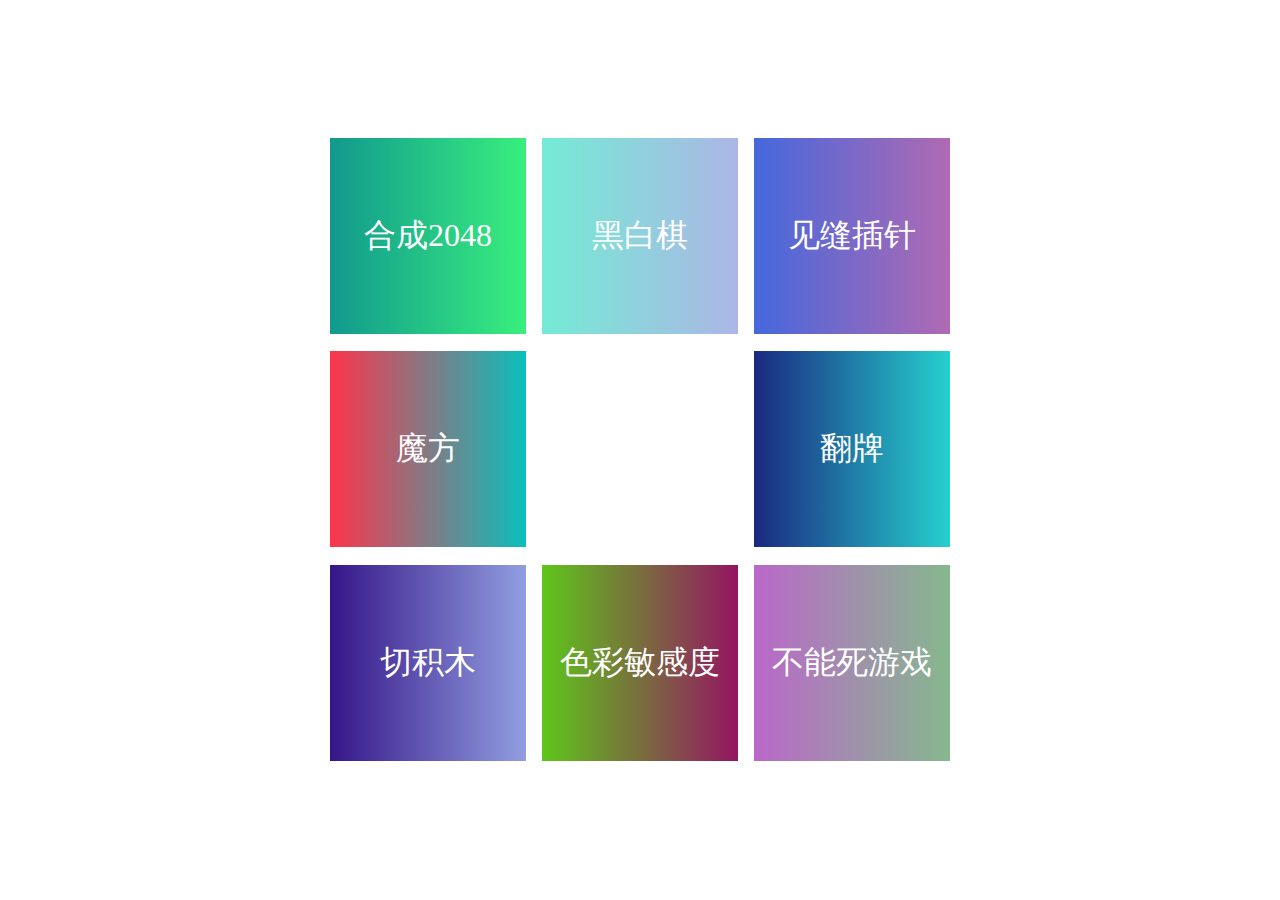
<file: index.html>
<!DOCTYPE html>
<html>
	<head>
		<meta charset="utf-8">
		<title></title>
		<style type="text/css">
			.main {
				display: flex;
				flex-wrap: wrap;
				justify-content: center;
                width: 40rem;
				margin: auto;
				height: 40rem;
				position: absolute;
				top: 0;
				bottom: 0;
				left: 0;
				right: 0;
			}

			a:link {
				text-decoration: none;
			}

			a:visited {
				text-decoration: none;
			}

			a:hover {
				text-decoration: none;
			}

			a:active {
				text-decoration: none;
			}

			.item {
				width: 12.25rem;
				height: 12.25rem;
				display: flex;
				flex-wrap: wrap;
				justify-content: center;
				align-items: center;
				background: #112233;
				margin: 0.5rem;
				color: #fff;
				font-size: 2rem;

			}

			.item0 {
				background: linear-gradient(to right, rgb(17, 153, 142), rgb(56, 239, 125));
			}

			.item1 {
				background: linear-gradient(to right, rgb(116, 235, 213), rgb(172, 182, 229));
			}

			.item2 {
				background: linear-gradient(to right, rgb(69, 104, 220), rgb(176, 106, 179));
			}

			.item3 {
				background: linear-gradient(to right, rgb(252, 53, 76), rgb(10, 191, 188));
			}

			.item4 {
				/* background: linear-gradient(to right, rgb(237, 66, 100), rgb(255, 237, 188)); */
				background: none;
			}

			.item5 {
				background: linear-gradient(to right, rgb(26, 41, 128), rgb(38, 208, 206));
			}

			.item6 {
				background: linear-gradient(to right, rgb(53, 22, 136), rgb(146, 158, 224));
			}

			.item7 {
				background: linear-gradient(to right, rgb(94, 198, 26), rgb(149, 21, 98));
			}

			.item8 {
				background: linear-gradient(to right, rgb(186, 103, 201), rgb(134, 184, 142));
			}
		</style>
	</head>
	<body>
		<div class="main">
			<a href="2048/index.html">
				<div class="item item0">合成2048</div>
			</a>
			<a href="heibaiqi/index.html">
				<div class="item item1">黑白棋</div>
			</a>
			<a href="jianfengchazhen/index.html">
				<div class="item item2">见缝插针</div>
			</a>
			<a href="mofang/index.html">
				<div class="item item3">魔方</div>
			</a>
			<div class="item item4"></div>
			<a href="pukepaipeidui/index.html">
				<div class="item item5">翻牌</div>
			</a>
			<a href="qiejimu/index.html">
				<div class="item item6">切积木</div>
			</a>
			<a href="se/index.html">
				<div class="item item7">色彩敏感度</div>
			</a>
			<a href="yigedoubunengsi/index.html">
				<div class="item item8">不能死游戏</div>
			</a>
		</div>
	</body>
</html>
</file>
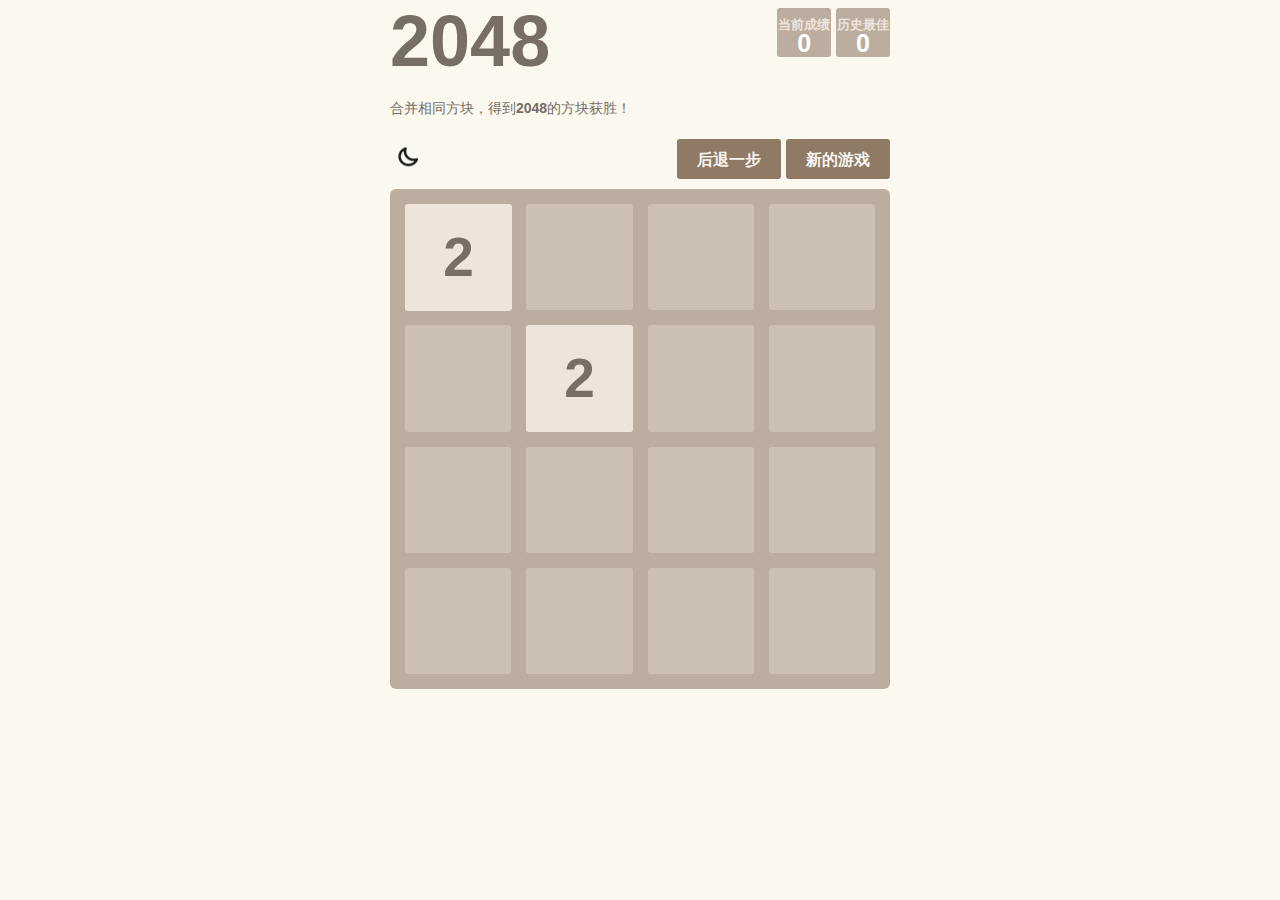
<file: 2048/index.html>
<!DOCTYPE html>
<html>
<head>
  <meta charset="utf-8">
  <title>2048</title>

  <link href="style/main.css" rel="stylesheet" type="text/css">
  <link rel="shortcut icon" href="favicon.ico">
  <link rel="apple-touch-icon" href="meta/apple-touch-icon.png">
  <link rel="apple-touch-startup-image" href="meta/apple-touch-startup-image-640x1096.png" media="(device-width: 320px) and (device-height: 568px) and (-webkit-device-pixel-ratio: 2)"> <!-- iPhone 5+ -->
  <link rel="apple-touch-startup-image" href="meta/apple-touch-startup-image-640x920.png"  media="(device-width: 320px) and (device-height: 480px) and (-webkit-device-pixel-ratio: 2)"> <!-- iPhone, retina -->
  <meta name="apple-mobile-web-app-capable" content="yes">
  <meta name="apple-mobile-web-app-status-bar-style" content="black">

  <meta name="HandheldFriendly" content="True">
  <meta name="MobileOptimized" content="320">
  <meta name="viewport" content="width=device-width, target-densitydpi=160dpi, initial-scale=1.0, maximum-scale=1, user-scalable=no, minimal-ui">
</head>
<body>
  <script src="js/i18n.js"></script>
  <div class="container">
    <div class="heading">
      <h1 class="title">2048</h1>
      <div class="scores-container">
        <div class="score-container">0</div>
        <div class="best-container">0</div>
      </div>
    </div>

    <div class="above-game">
      <p class="game-intro"><script>document.write(i18n.get('intro'))</script></p>
      <div id="night">
            <a id="nightbtn"><img src="style/night.png"></a>
      </div>
      <a class="restart-button"><script>document.write(i18n.get('new_game'))</script></a>
      <a class="undo-button"><script>document.write(i18n.get('undo'))</script></a>      
    </div>

    <div class="game-container">
      <div class="game-message">
        <p></p>
        <div class="lower">
	        <a class="keep-playing-button"><script>document.write(i18n.get('keep_going'))</script></a>
          <a class="retry-button"><script>document.write(i18n.get('try_again'))</script></a>
          <a class="confirm-button"><script>document.write(i18n.get('ok'))</script></a>
          <a class="undo-move-button"><script>document.write(i18n.get('undo'))</script></a>          
          <a class="cancel-button"><script>document.write(i18n.get('cancel'))</script></a>
        </div>
      </div>

      <div class="grid-container">
        <div class="grid-row">
          <div class="grid-cell"></div>
          <div class="grid-cell"></div>
          <div class="grid-cell"></div>
          <div class="grid-cell"></div>
        </div>
        <div class="grid-row">
          <div class="grid-cell"></div>
          <div class="grid-cell"></div>
          <div class="grid-cell"></div>
          <div class="grid-cell"></div>
        </div>
        <div class="grid-row">
          <div class="grid-cell"></div>
          <div class="grid-cell"></div>
          <div class="grid-cell"></div>
          <div class="grid-cell"></div>
        </div>
        <div class="grid-row">
          <div class="grid-cell"></div>
          <div class="grid-cell"></div>
          <div class="grid-cell"></div>
          <div class="grid-cell"></div>
        </div>
      </div>

      <div class="tile-container">

      </div>
    </div>

  </div>

  <script src="js/bind_polyfill.js"></script>
  <script src="js/classlist_polyfill.js"></script>
  <script src="js/animframe_polyfill.js"></script>
  <script src="js/keyboard_input_manager.js"></script>
  <script src="js/html_actuator.js"></script>
  <script src="js/grid.js"></script>
  <script src="js/tile.js"></script>
  <script src="js/local_storage_manager.js"></script>
  <script src="js/game_manager.js"></script>
  <script src="js/application.js"></script>
  <script src="js/nightmode.js"></script>
</body>
</html>
</file>
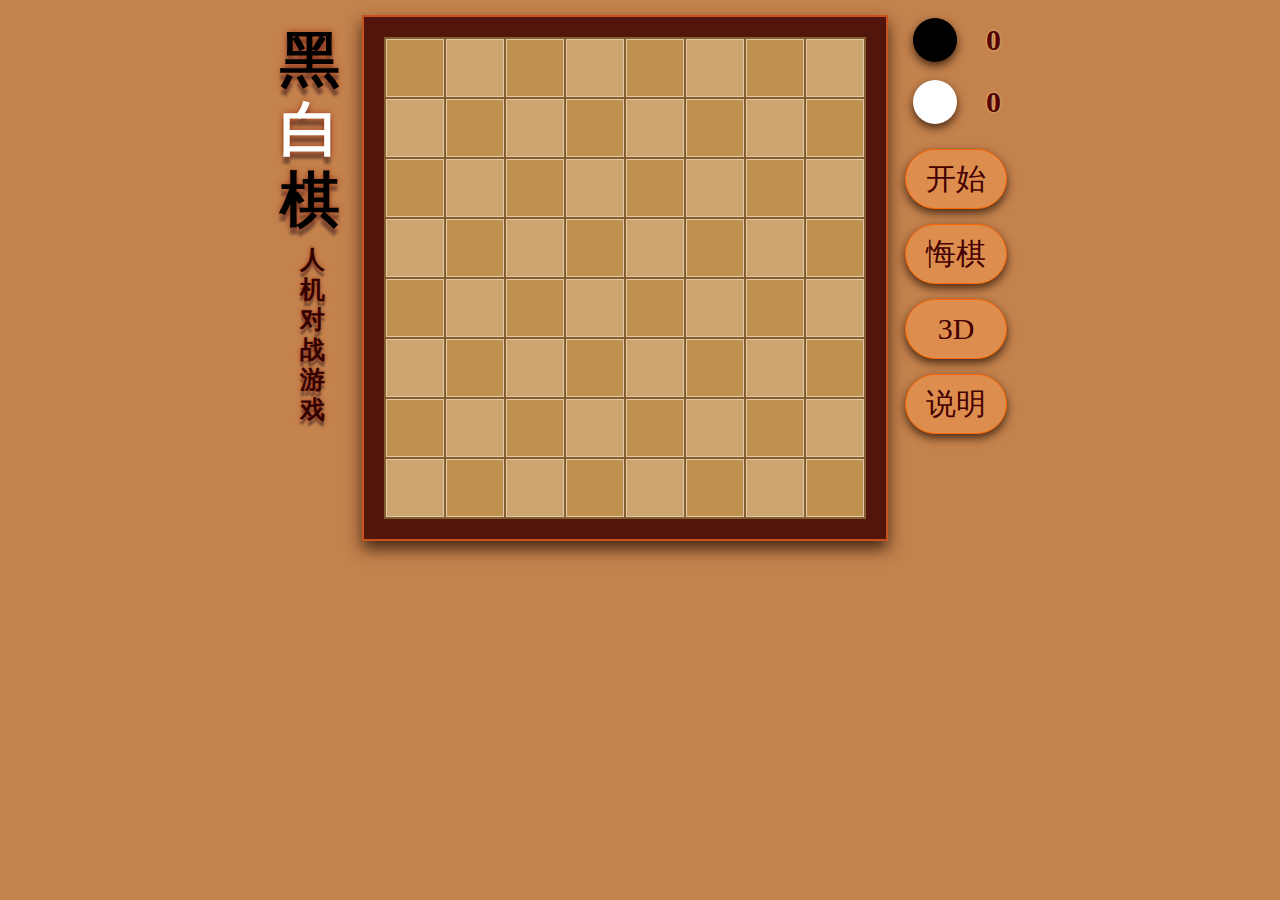
<file: heibaiqi/index.html>
<!doctype html>
<html lang="en">
<head>
	<meta charset="UTF-8">
	<meta http-equiv="X-UA-Compatible" content="IE=edge,chrome=1" />
	<meta name="viewport" content="width=device-width,user-scalable=no,target-densitydpi=high-dpi">
	<meta name="description" content="javascript黑白棋人机博弈" />
	<meta name="keywords" content="黑白棋, Othello, 游戏, 算法, 人工智能, AI, 人机博弈" />
	<title>黑白棋人机博弈游戏</title>
<style type="text/css">
body {
	background: #c4824d;
	font-family: "微软雅黑","黑体",serif;
	margin: 0;
	padding: 0;
}
#desk {
	width: 750px;
	margin: 0px auto;
}
#title {
	float: left;
	width: 60px;
	padding: 15px;
}
#console {
	float: left;
	width: 110px;
	padding: 10px 0px 0px 10px;
}
h1 {
	margin: 10px 0px;
	color: black;
	font-size: 60px;
	line-height: 70px;
	font-weight: bold;
	text-shadow: 0px 0px 6px #A33D1B, 0px 7px 3px #754B35;
}
h1 span {
	color: white;
}
h3 {
	margin: 0px 20px;
	color: #330000;
	font-size: 25px;
	line-height: 30px;
	font-weight: bold;
	text-shadow: 0px 0px 4px #A33D1B, 0px 5px 2px #754B35;
}

.button {
	margin: 15px 0px;
	width: 100px;
	height: 58px;
	font-size: 30px;
	line-height: 58px;
	color: #440000;
	background: #dd8e4f;
	border: 1px solid #ff6600;
	border-radius: 30px;
	box-shadow: 0px 4px 10px #482915;
	text-align: center;
	cursor: default;
}
.button:hover {
	background: #E4A774;
	border: 1px solid #ff3300;
	box-shadow: 0px 6px 10px #482915;
}
.button:active {
	color: #600;
	background: #eec7a6;
	border: 1px solid #ff0000;
	box-shadow: 0px 2px 5px #482915;
	position: relative;
	top: 2px;
}

.cbox {
	border: 3px solid transparent;
	border-radius: 10px;
	width: 100px;
	height: 56px;
}
.side {
	border: 3px solid #cc3333;
	background: #DBA977;
}
.cbox span {
	float: right;
	font-size: 30px;
	line-height: 54px;
	font-weight: bold;
	color: #500;
	text-shadow: 0px 0px 3px #E8C488;
	padding-right: 7px;
}

#interface {
	position: relative;
	float: left;
	width: 540px;
	height: 560px;
}

#chessboard {
	width: 522px;
	height: 522px;
	margin: 15px 7px;
	border: 2px solid #CA521E;
	background: #51150b;
	box-shadow: 0px 8px 15px #482915;
	-webkit-transform: perspective(740px) rotateX(0deg);
	transform: perspective(740px) rotateX(0deg);
	-webkit-transition: -webkit-transform 1s;
	transition: transform 1s;
}
#chessboard table {
	background: #835f2e;
	border-spacing: 2px;
	border: 20px solid #51150b;
}
#chessboard td {
	width: 54px;
	height: 54px;
	border: 1px solid #e4c8a9;
}
#chessboard td:hover {
	border: 1px solid #f00;
}
#chessboard .bg0 { background: #c1914f; }
#chessboard .bg1 { background: #cba470; }

.black, .white {
	width: 10px;
	height: 10px;
	border-radius: 50%;
	margin: 5px;
	padding: 17px;
	box-shadow: 0px 4px 10px #482915;
}
.fdd #chessboard {
	-webkit-transform: perspective(800px) rotateX(35deg);
	transform: perspective(800px) rotateX(35deg);
	box-shadow: 0px 13px 0px #71301a;
}
.fdd td .black, .fdd td .white {
	margin: 0px 5px 10px 5px;
	box-shadow: 0px 8px 10px #482915;
}

.black {
	background: black;
	-webkit-transform: rotateY(0deg);
	transform: rotateY(0deg);
}
.white {
	background: white;
	-webkit-transform: rotateY(180deg);
	transform: rotateY(180deg);
}
.reversal {
	-webkit-transition: -webkit-transform 400ms ease-in-out, background 0ms 200ms;
	transition: transform 400ms ease-in-out, background 0ms 200ms;
}
.newest:before, .reversal:before {
	content: "";
	display: block;
	width: 10px;
	height: 10px;
	border-radius: 5px;
}
.newest:before {
	background: #f00;
}
.reversal:before {
	background: #66c;
}
.prompt {
	width: 14px;
	height: 14px;
	border-radius: 50%;
	margin: 20px;
	padding: 0px;
	background: #FFCC33;
}

#selectbox {
	position: absolute;
	top: 50px;
	left: 50%;
	margin-left: -220px;
	width: 330px;
	height: auto;
	background: #DBA977;
	border: 3px solid #98472C;
	border-width: 3px 30px;
	box-shadow: 0px 5px 15px #482915;
	padding: 10px 25px;
	color: #472E25;
	font-size: 28px;
	line-height: 45px;
	display: none;
}
#selectbox input:checked + span {
	color: #990000;
	text-shadow: 0px 0px 3px #FF9900;
}

#buttons {
	margin: 0px 40px;
}
#buttons div {
	float: left;
	margin: 0px 10px;
}
#copyright {
	clear: left;
	text-align: center;
	color: #642100;
	padding: 5px;
	font-size: 18px;
}

#pass, #airuning {
	position: absolute;
	top: 12px;
	left: 50%;
	margin-left: -150px;
	width: 300px;
	height: auto;
	border-radius: 13px;
	text-align: center;
	font-size: 18px;
	line-height: 26px;
	background: rgba(230,160,80,0.6);
	color: #330000;
	text-shadow: 0px 0px 3px #900;
	display: none;
}
#airuning {
	top: 500px;
	margin-left: -100px;
	width: 200px;
}

@media screen and (max-width: 750px) {
	#desk {
		width: 540px;
	}

	#title {
		width: 100%;
		padding: 0px;
		text-align: center;
	}
	#console {
		width: 96%;
		padding: 10px 2%;
	}
	h1, h3 {
		display: inline-block;
	}

	.cbox {
		float: left;
	}
	#console .button {
		float: left;
		margin: 0px 5px;
		width: 90px;
	}

	#no3d {
		display: none;
	}
}
</style>
</head>
<body>
<div id="desk">
	<div id="title">
		<h1>黑<span>白</span>棋</h1>
		<h3>人机对战游戏</h3>
	</div>
	<div id="interface">
		<div id="chessboard"></div>
		<div id="pass"></div>
		<div id="airuning">AI运算中……</div>
		<div id="selectbox">
			<label><input type="radio" name="side" checked="checked"><span>玩家先走</span></label>
			<label><input type="radio" name="side"><span>电脑先走</span></label><br />
			<label><input type="radio" name="level" checked="checked"><span>难度一 每次计算 0.02 秒</span></label><br />
			<label><input type="radio" name="level"><span>难度二 每次计算 0.1 秒</span></label><br />
			<label><input type="radio" name="level"><span>难度三 每次计算 0.5 秒</span></label><br />
			<label><input type="radio" name="level"><span>难度四 每次计算 2 秒</span></label><br />
			<label><input type="radio" name="level"><span>难度五 每次计算 5 秒</span></label><br />
			<label><input type="radio" name="level"><span>难度六 每次计算 10 秒</span></label><br />
			<label><input type="radio" name="level"><span>难度七 每次计算 20 秒</span></label><br />
			<div id="buttons">
				<div id="ok" class="button">确定</div>
				<div id="cancel" class="button">取消</div>
			</div>
		</div>

	</div>
	<div id="console">
		<div id="side1" class="cbox">
			<span>0</span><div class="black"></div>
		</div>
		<div id="side2" class="cbox">
			<span>0</span><div class="white"></div>
		</div>
		<div id="play" class="button">开始</div>
		<div id="back" class="button">悔棋</div>
		<div id="no3d" class="button">3D</div>
		<div id="explain" class="button">说明</div>
	</div>
</div>

<script type="text/javascript" src="index.js"></script>
</body>
</html>
</file>
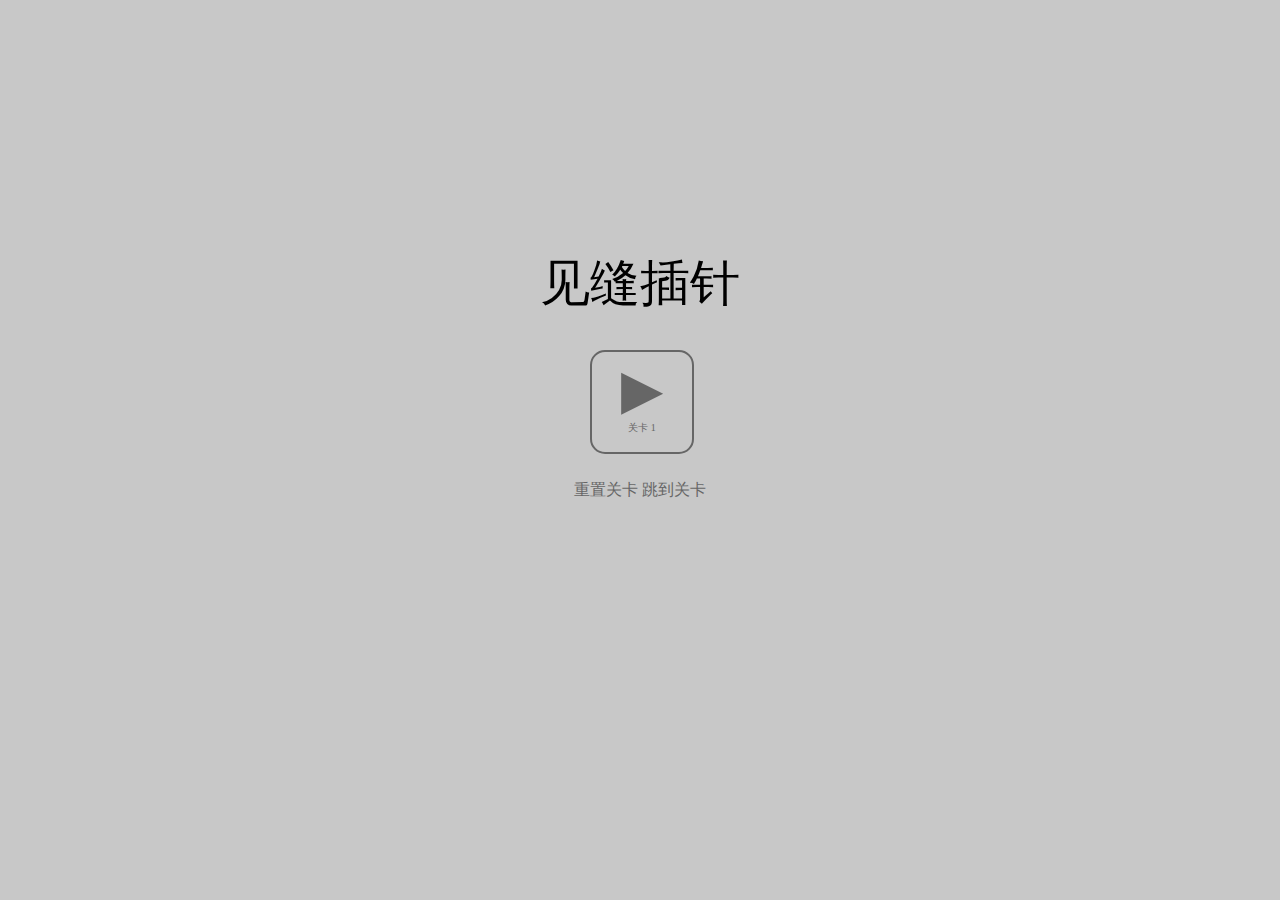
<file: jianfengchazhen/index.html>
<!DOCTYPE html>
<html>
<head>
<meta charset="utf-8" />
<title>见缝插针</title>
<!--   <meta name="viewport" content="width=device-width,initial-scale=1,maximum-scale=1,user-scalable=no" />   -->
<meta name="viewport" content="width=device-width,height=device-height,user-scalable=no,initial-scale=1.0,maximum-scale=1.0,minimum-scale=1.0">

<style type="text/css">
    body {
        background-color: #c8c8c8;
        overflow: hidden;
        padding: 0;
        margin: 0;
        /*font-family:Helvetica;*/
        /*font-family: 'Open Sans', sans-serif, Helvetica;*/
        font-family: Lato;
    }
    .center-box {
        text-align: center;
        position: absolute;
        width: 300px;
        height: 400px;
        margin: -200px 0 0 -150px;
        left: 50%;
        top: 50%;
    }
    .title {
        font-size: 50px;
        /*font-family: sans-serif;*/
    }
    .button {
        position: absolute;
        width: 100px;
        height: 100px;
        left: 50%;
        top: 50%;
        margin: -100px 0 0 -50px;
        border: 2px solid #666;
        color: #666;
        -moz-border-radius: 15px;
        -webkit-border-radius: 15px;
        border-radius: 15px;
        font-size: 55px;
    }
    .button .text {
        font-size: 10px;
        padding: 0 10px;
        width: 80px
    }
    .op {
        position: absolute;
        width: 200px;
        height: 100px;
        left: 50%;
        top: 70%;
        margin: -50px 0 0 -100px;
    }
    </style>
</head>
<body>
<canvas style="display:none;" id="stage"></canvas>
<div id="begin">
<section class="center-box">
<span class="title">见缝插针</span>
<div class="button">
<div id="txtAr" style="margin-top: 5px;"></div>
<div class="text"></div>
</div>
<div class="op">
<a id="btnFW"  style="display: none;" href="javascript:;"><img data-capture="1" src="img/btn_fw.png" />
</a>
<span id="btnReset" style="display:inline-block;color:#666">重置关卡</span>
<span id="btnReset2" style="display:inline-block;color:#666">跳到关卡</span>
<div id="tip" style="font-size:14px;color:#555;margin-top: 15px;display:none;"></div>
</div>
</section>
<section id="wxArrow" style="display: none;">
<div style="position:absolute;width:100%;height:100%;opacity: 0.7;background-color:#000">
</div>
<img style="position: absolute;right:25px;" src="img/arrow.png" />
</section>
</div>
<script src="js/jweixin-1.0.0.js"></script>
<script type="text/javascript" src="js/index.js"></script>
</body>
</html>
</file>
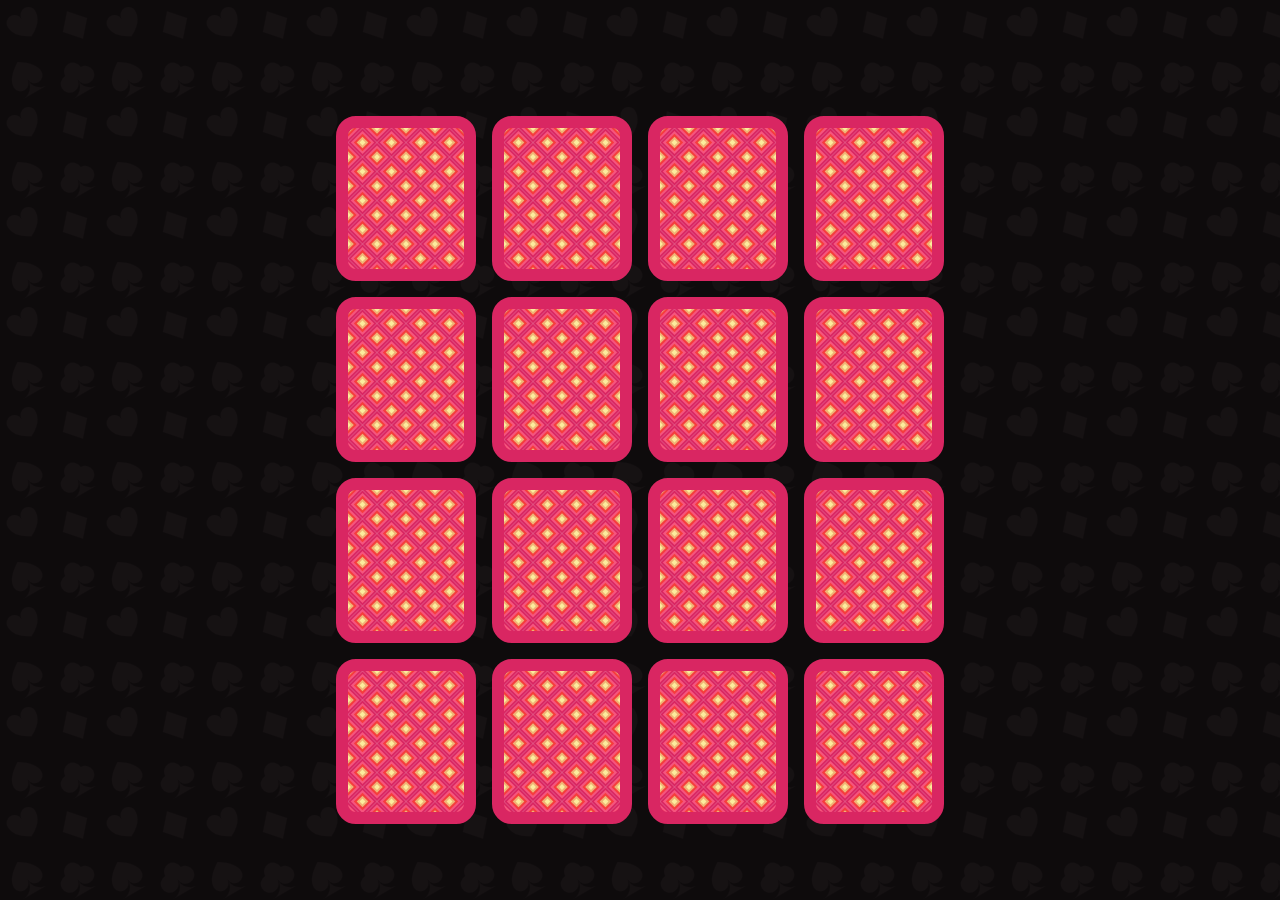
<file: pukepaipeidui/index.html>
﻿<!DOCTYPE html>
<html lang="en" >
<head>
<meta charset="UTF-8">
<title>js扑克牌翻牌记忆小游戏代码</title>
<link rel="stylesheet" href="css/style.css">

</head>
<body>

<script src="js/script.js"></script>

</body>
</html>
</file>
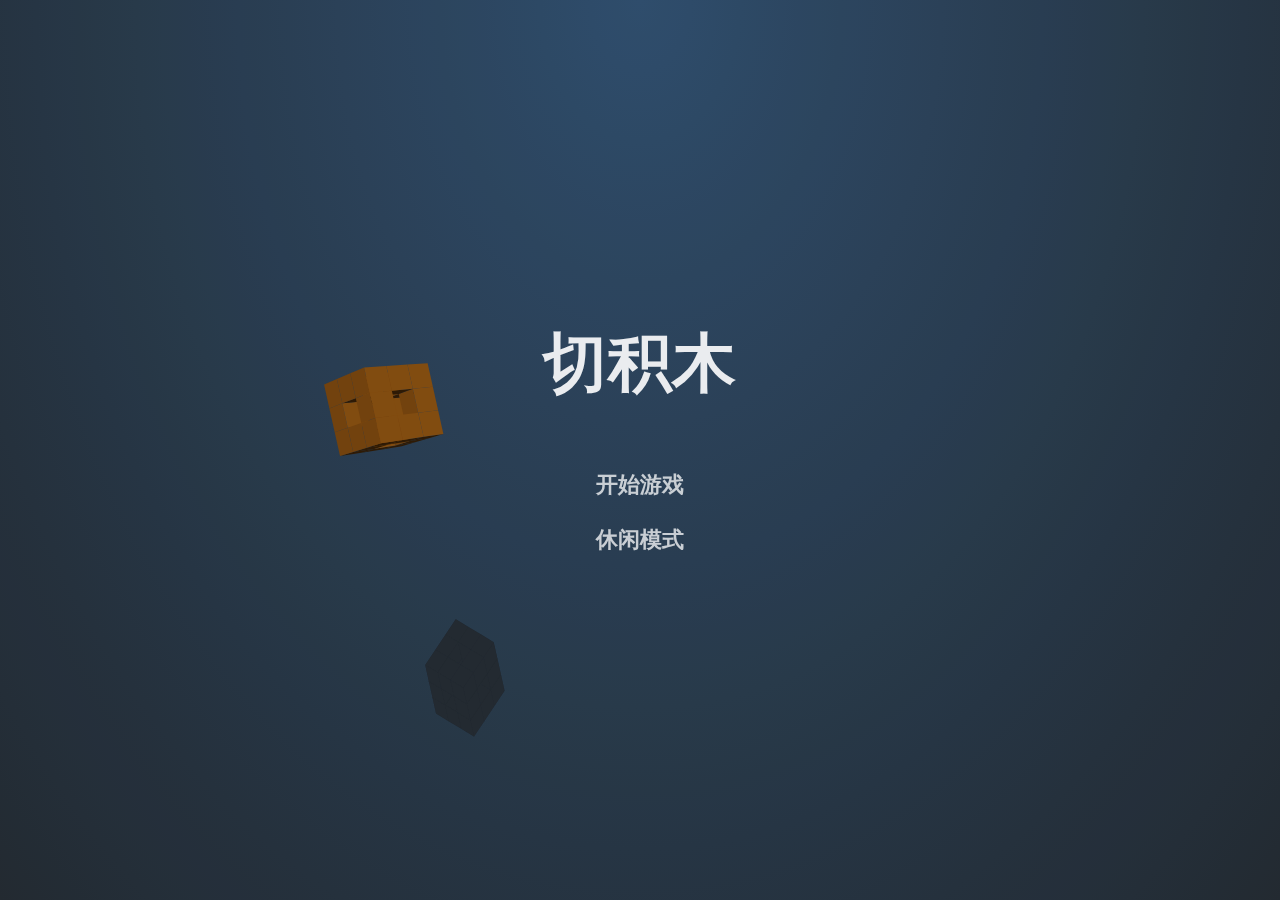
<file: qiejimu/index.html>
<!DOCTYPE html>
<html lang="en">
  <head>
    <meta charset="UTF-8" />
    <title>切积木</title>
    <meta
      name="viewport"
      content="width=device-width,height=device-height,user-scalable=no,initial-scale=1.0,maximum-scale=1.0,minimum-scale=1.0"
    />
    <meta name="theme-color" content="#2c3f51" />

    <link rel="stylesheet" href="css/style.css" />
  </head>

  <body>
    <!-- Game canvas -->
    <canvas id="c"></canvas>

    <!-- Gameplay HUD -->
    <div class="hud">
      <div class="hud__score">
        <div class="score-lbl"></div>
        <div class="cube-count-lbl"></div>
      </div>
      <div class="pause-btn"><div></div></div>
      <div class="slowmo">
        <div class="slowmo__bar"></div>
      </div>
    </div>

    <!-- Menu System -->
    <div class="menus">
      <div class="menu menu--main">
        <h1>切积木</h1>
        <button type="button" class="play-normal-btn">开始游戏</button>
        <button type="button" class="play-casual-btn">休闲模式</button>
      </div>
      <div class="menu menu--pause">
        <h1>暂停</h1>
        <button type="button" class="resume-btn">继续游戏</button>
        <button type="button" class="menu-btn--pause">主菜单</button>
      </div>
      <div class="menu menu--score">
        <h1>游戏结束</h1>
        <h2>游戏分数:</h2>
        <div class="final-score-lbl"></div>
        <div class="high-score-lbl"></div>
        <button type="button" class="play-again-btn">再玩一次</button>
        <button type="button" class="menu-btn--score">主菜单</button>
      </div>
    </div>

    <script src="js/index.js"></script>
  </body>
</html>
</file>
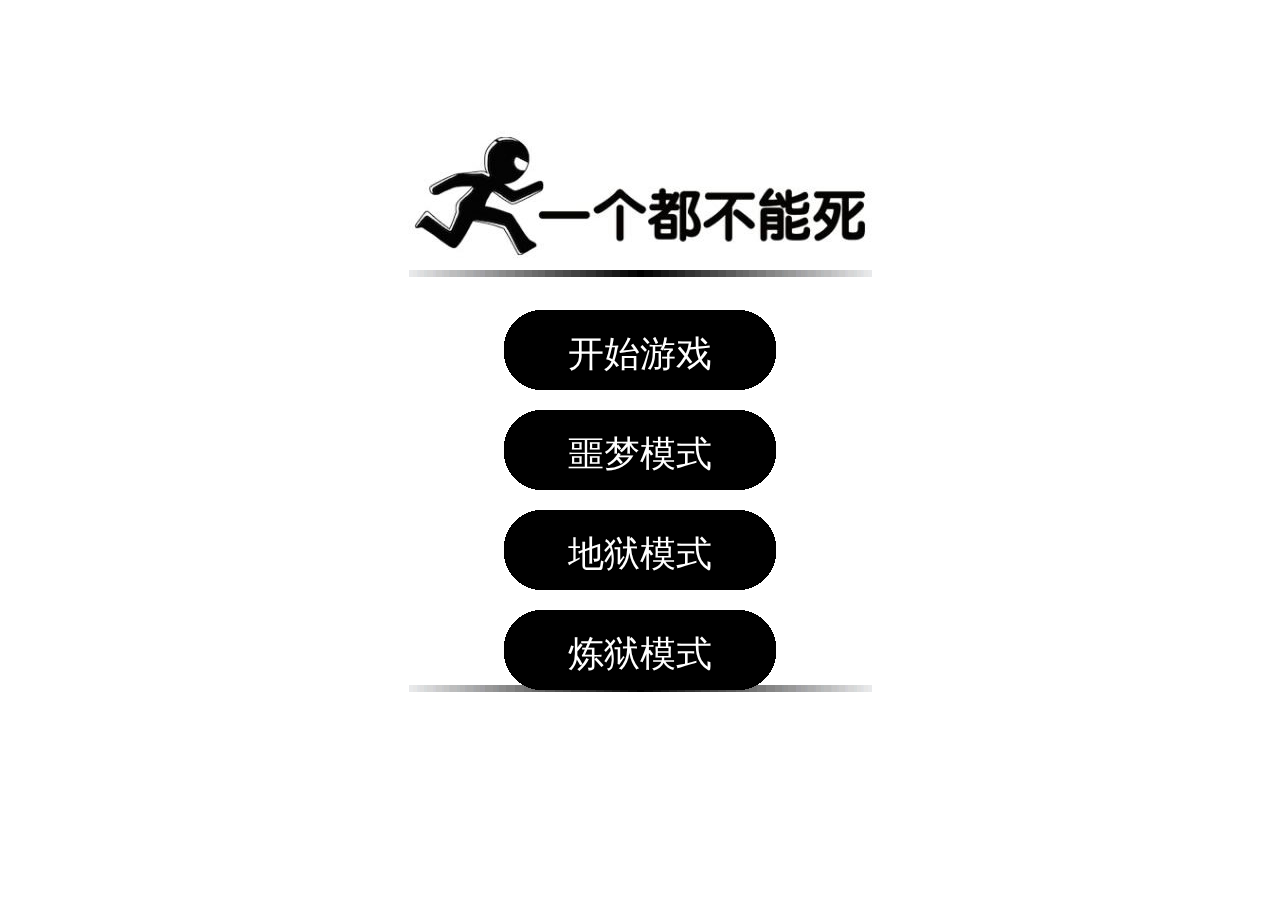
<file: yigedoubunengsi/index.html>
﻿<!DOCTYPE html>
<html>
  <head>
    <meta http-equiv="Content-Type" content="text/html; charset=UTF-8" />
    <meta
      id="viewport"
      name="viewport"
      content="width=device-width,user-scalable=no,target-densitydpi=high-dpi"
    />
    <script src="js/require.js"></script>
    <title>一个都不能死游戏</title>

    <style type="text/css">
      body {
        margin: 0px;
        padding: 0px;
        overflow: hidden;
      }
    </style>

    <script type="text/javascript" src="js/main.js"></script>
  </head>
  <body>
    <div style="text-align: center">
      <canvas
        id="linkScreen"
        width="1366"
        height="621"
        style="width: 1366px; height: 621px"
      >
        很遗憾，您的浏览器不支持HTML5，请使用支持HTML5的浏览器。
      </canvas>
    </div>
  </body>
</html>
</file>
<file: 2048/style/main.css>
html, body {
  margin: 0;
  padding: 0;
  background: #faf8ef;
  color: #776e65;
  font-family: "Clear Sans", "Helvetica Neue", Arial, sans-serif;
  font-size: 18px; }

.heading:after {
  content: "";
  display: block;
  clear: both; }

h1.title {
  font-size: 72px;
  font-weight: bold;
  margin: 0;
  display: block;
  float: left; }

@-webkit-keyframes move-up {
  0% {
    top: 25px;
    opacity: 1; }
  100% {
    top: -50px;
    opacity: 0; } }
@-moz-keyframes move-up {
  0% {
    top: 25px;
    opacity: 1; }
  100% {
    top: -50px;
    opacity: 0; } }
@keyframes move-up {
  0% {
    top: 25px;
    opacity: 1; }
  100% {
    top: -50px;
    opacity: 0; } }
.scores-container {
  float: right;
  text-align: right; }

.score-container, .best-container {
  position: relative;
  display: inline-block;
  background: #bbada0;
  padding: 12px 20px;
  font-size: 25px;
  height: 25px;
  line-height: 47px;
  font-weight: bold;
  border-radius: 3px;
  color: white;
  margin-top: 8px;
  text-align: center; }
  .score-container:after, .best-container:after {
    position: absolute;
    width: 100%;
    top: 10px;
    left: 0;
    text-transform: uppercase;
    font-size: 13px;
    line-height: 13px;
    text-align: center;
    color: #eee4da; }
  .score-container .score-addition, .best-container .score-addition {
    position: absolute;
    right: 30px;
    color: red;
    font-size: 25px;
    line-height: 25px;
    font-weight: bold;
    color: rgba(119, 110, 101, 0.9);
    z-index: 100;
    -webkit-animation: move-up 600ms ease-in;
    -moz-animation: move-up 600ms ease-in;
    animation: move-up 600ms ease-in;
    -webkit-animation-fill-mode: both;
    -moz-animation-fill-mode: both;
    animation-fill-mode: both; }

.score-container:after {
  content: "当前成绩"; }

.best-container:after {
  content: "历史最佳"; }

p {
  margin-top: 0;
  margin-bottom: 5px;
  line-height: 1.65; }

a {
  color: #776e65;
  font-weight: bold;
  text-decoration: underline;
  cursor: pointer;
  -webkit-tap-highlight-color: transparent; }

strong.important {
  text-transform: uppercase; }

hr {
  border: none;
  border-bottom: 1px solid #d8d4d0;
  margin-top: 10px;
  margin-bottom: 10px; }

.container {
  width: 500px;
  margin: 0 auto; }

@-webkit-keyframes fade-in {
  0% {
    opacity: 0; }
  100% {
    opacity: 1; } }
@-moz-keyframes fade-in {
  0% {
    opacity: 0; }
  100% {
    opacity: 1; } }
@keyframes fade-in {
  0% {
    opacity: 0; }
  100% {
    opacity: 1; } }
#night {
  float: left;
  padding: 7px;
  margin-top: 10px; }

.game-container {
  margin-top: 10px;
  position: relative;
  padding: 15px;
  cursor: default;
  -webkit-touch-callout: none;
  -ms-touch-callout: none;
  -webkit-user-select: none;
  -moz-user-select: none;
  -ms-user-select: none;
  -ms-touch-action: none;
  touch-action: none;
  background: #bbada0;
  border-radius: 6px;
  width: 500px;
  height: 500px;
  -webkit-box-sizing: border-box;
  -moz-box-sizing: border-box;
  box-sizing: border-box; }
  .game-container .game-message {
    display: none;
    position: absolute;
    top: 0;
    right: 0;
    bottom: 0;
    left: 0;
    background: rgba(238, 228, 218, 0.5);
    z-index: 100;
    text-align: center;
    -webkit-animation: fade-in 800ms ease 1200ms;
    -moz-animation: fade-in 800ms ease 1200ms;
    animation: fade-in 800ms ease 1200ms;
    -webkit-animation-fill-mode: both;
    -moz-animation-fill-mode: both;
    animation-fill-mode: both; }
    .game-container .game-message p {
      font-size: 60px;
      font-weight: bold;
      height: 60px;
      line-height: 60px;
      margin-top: 222px; }
    .game-container .game-message .lower {
      display: block;
      margin-top: 59px; }
    .game-container .game-message a {
      display: inline-block;
      background: #8f7a66;
      border-radius: 3px;
      padding: 0 20px;
      text-decoration: none;
      color: #f9f6f2;
      height: 40px;
      line-height: 42px;
      margin-left: 9px; }
      .game-container .game-message a.keep-playing-button, .game-container .game-message a.confirm-button, .game-container .game-message a.cancel-button, .game-container .game-message a.undo-move-button {
        display: none; }
    .game-container .game-message.game-won {
      background: rgba(237, 194, 46, 0.5);
      color: #f9f6f2; }
      .game-container .game-message.game-won a.keep-playing-button {
        display: inline-block; }
    .game-container .game-message.game-won, .game-container .game-message.game-over, .game-container .game-message.restart-game, .game-container .game-message.undo-move {
      display: block; }
    .game-container .game-message.restart-game {
      -webkit-animation: fade-in 400ms ease 100ms;
      -moz-animation: fade-in 400ms ease 100ms;
      animation: fade-in 400ms ease 100ms;
      -webkit-animation-fill-mode: both;
      -moz-animation-fill-mode: both;
      animation-fill-mode: both; }
    .game-container .game-message.restart-game .lower {
      margin-top: 85px; }
    .game-container .game-message.restart-game .lower a.confirm-button, .game-container .game-message.restart-game .lower a.cancel-button {
      display: inline-block; }
    .game-container .game-message.restart-game .lower a.retry-button {
      display: none; }
    .game-container .game-message.undo-move {
      -webkit-animation: fade-in 400ms ease 100ms;
      -moz-animation: fade-in 400ms ease 100ms;
      animation: fade-in 400ms ease 100ms;
      -webkit-animation-fill-mode: both;
      -moz-animation-fill-mode: both;
      animation-fill-mode: both; }
    .game-container .game-message.undo-move .lower {
      margin-top: 85px; }
    .game-container .game-message.undo-move .lower a.undo-move-button, .game-container .game-message.undo-move .lower a.cancel-button {
      display: inline-block; }
    .game-container .game-message.undo-move .lower a.retry-button {
      display: none; }

.grid-container {
  position: absolute;
  z-index: 1; }

.grid-row {
  margin-bottom: 15px; }
  .grid-row:last-child {
    margin-bottom: 0; }
  .grid-row:after {
    content: "";
    display: block;
    clear: both; }

.grid-cell {
  width: 106.25px;
  height: 106.25px;
  margin-right: 15px;
  float: left;
  border-radius: 3px;
  background: rgba(238, 228, 218, 0.35); }
  .grid-cell:last-child {
    margin-right: 0; }

.tile-container {
  position: absolute;
  z-index: 2; }

.tile, .tile .tile-inner {
  width: 107px;
  height: 107px;
  line-height: 107px;
  -webkit-transform: translateZ(0);
  -moz-transform: translateZ(0);
  -ms-transform: translateZ(0);
  transform: translateZ(0); }
.tile.tile-position-1-1 {
  -webkit-transform: translate(0px, 0px);
  -moz-transform: translate(0px, 0px);
  -ms-transform: translate(0px, 0px);
  transform: translate(0px, 0px); }
.tile.tile-position-1-2 {
  -webkit-transform: translate(0px, 121px);
  -moz-transform: translate(0px, 121px);
  -ms-transform: translate(0px, 121px);
  transform: translate(0px, 121px); }
.tile.tile-position-1-3 {
  -webkit-transform: translate(0px, 242px);
  -moz-transform: translate(0px, 242px);
  -ms-transform: translate(0px, 242px);
  transform: translate(0px, 242px); }
.tile.tile-position-1-4 {
  -webkit-transform: translate(0px, 363px);
  -moz-transform: translate(0px, 363px);
  -ms-transform: translate(0px, 363px);
  transform: translate(0px, 363px); }
.tile.tile-position-2-1 {
  -webkit-transform: translate(121px, 0px);
  -moz-transform: translate(121px, 0px);
  -ms-transform: translate(121px, 0px);
  transform: translate(121px, 0px); }
.tile.tile-position-2-2 {
  -webkit-transform: translate(121px, 121px);
  -moz-transform: translate(121px, 121px);
  -ms-transform: translate(121px, 121px);
  transform: translate(121px, 121px); }
.tile.tile-position-2-3 {
  -webkit-transform: translate(121px, 242px);
  -moz-transform: translate(121px, 242px);
  -ms-transform: translate(121px, 242px);
  transform: translate(121px, 242px); }
.tile.tile-position-2-4 {
  -webkit-transform: translate(121px, 363px);
  -moz-transform: translate(121px, 363px);
  -ms-transform: translate(121px, 363px);
  transform: translate(121px, 363px); }
.tile.tile-position-3-1 {
  -webkit-transform: translate(242px, 0px);
  -moz-transform: translate(242px, 0px);
  -ms-transform: translate(242px, 0px);
  transform: translate(242px, 0px); }
.tile.tile-position-3-2 {
  -webkit-transform: translate(242px, 121px);
  -moz-transform: translate(242px, 121px);
  -ms-transform: translate(242px, 121px);
  transform: translate(242px, 121px); }
.tile.tile-position-3-3 {
  -webkit-transform: translate(242px, 242px);
  -moz-transform: translate(242px, 242px);
  -ms-transform: translate(242px, 242px);
  transform: translate(242px, 242px); }
.tile.tile-position-3-4 {
  -webkit-transform: translate(242px, 363px);
  -moz-transform: translate(242px, 363px);
  -ms-transform: translate(242px, 363px);
  transform: translate(242px, 363px); }
.tile.tile-position-4-1 {
  -webkit-transform: translate(363px, 0px);
  -moz-transform: translate(363px, 0px);
  -ms-transform: translate(363px, 0px);
  transform: translate(363px, 0px); }
.tile.tile-position-4-2 {
  -webkit-transform: translate(363px, 121px);
  -moz-transform: translate(363px, 121px);
  -ms-transform: translate(363px, 121px);
  transform: translate(363px, 121px); }
.tile.tile-position-4-3 {
  -webkit-transform: translate(363px, 242px);
  -moz-transform: translate(363px, 242px);
  -ms-transform: translate(363px, 242px);
  transform: translate(363px, 242px); }
.tile.tile-position-4-4 {
  -webkit-transform: translate(363px, 363px);
  -moz-transform: translate(363px, 363px);
  -ms-transform: translate(363px, 363px);
  transform: translate(363px, 363px); }

.tile {
  position: absolute;
  -webkit-transition: 100ms ease-in-out;
  -moz-transition: 100ms ease-in-out;
  transition: 100ms ease-in-out;
  -webkit-transition-property: -webkit-transform;
  -moz-transition-property: -moz-transform;
  transition-property: transform; }
  .tile .tile-inner {
    border-radius: 3px;
    background: #eee4da;
    text-align: center;
    font-weight: bold;
    z-index: 10;
    font-size: 55px; }
  .tile.tile-2 .tile-inner {
    background: #eee4da;
    box-shadow: 0 0 30px 10px rgba(243, 215, 116, 0), inset 0 0 0 1px rgba(255, 255, 255, 0); }
  .tile.tile-4 .tile-inner {
    background: #eee1c9;
    box-shadow: 0 0 30px 10px rgba(243, 215, 116, 0), inset 0 0 0 1px rgba(255, 255, 255, 0); }
  .tile.tile-8 .tile-inner {
    color: #f9f6f2;
    background: #f3b27a; }
  .tile.tile-16 .tile-inner {
    color: #f9f6f2;
    background: #f69664; }
  .tile.tile-32 .tile-inner {
    color: #f9f6f2;
    background: #f77c5f; }
  .tile.tile-64 .tile-inner {
    color: #f9f6f2;
    background: #f75f3b; }
  .tile.tile-128 .tile-inner {
    color: #f9f6f2;
    background: #edd073;
    box-shadow: 0 0 30px 10px rgba(243, 215, 116, 0.2381), inset 0 0 0 1px rgba(255, 255, 255, 0.14286);
    font-size: 45px; }
    @media screen and (max-width: 520px) {
      .tile.tile-128 .tile-inner {
        font-size: 25px; } }
  .tile.tile-256 .tile-inner {
    color: #f9f6f2;
    background: #edcc62;
    box-shadow: 0 0 30px 10px rgba(243, 215, 116, 0.31746), inset 0 0 0 1px rgba(255, 255, 255, 0.19048);
    font-size: 45px; }
    @media screen and (max-width: 520px) {
      .tile.tile-256 .tile-inner {
        font-size: 25px; } }
  .tile.tile-512 .tile-inner {
    color: #f9f6f2;
    background: #edc950;
    box-shadow: 0 0 30px 10px rgba(243, 215, 116, 0.39683), inset 0 0 0 1px rgba(255, 255, 255, 0.2381);
    font-size: 45px; }
    @media screen and (max-width: 520px) {
      .tile.tile-512 .tile-inner {
        font-size: 25px; } }
  .tile.tile-1024 .tile-inner {
    color: #f9f6f2;
    background: #edc53f;
    box-shadow: 0 0 30px 10px rgba(243, 215, 116, 0.47619), inset 0 0 0 1px rgba(255, 255, 255, 0.28571);
    font-size: 35px; }
    @media screen and (max-width: 520px) {
      .tile.tile-1024 .tile-inner {
        font-size: 15px; } }
  .tile.tile-2048 .tile-inner {
    color: #f9f6f2;
    background: #edc22e;
    box-shadow: 0 0 30px 10px rgba(243, 215, 116, 0.55556), inset 0 0 0 1px rgba(255, 255, 255, 0.33333);
    font-size: 35px; }
    @media screen and (max-width: 520px) {
      .tile.tile-2048 .tile-inner {
        font-size: 15px; } }
  .tile.tile-super .tile-inner {
    color: #f9f6f2;
    background: #3c3a33;
    font-size: 30px; }
    @media screen and (max-width: 520px) {
      .tile.tile-super .tile-inner {
        font-size: 10px; } }

@-webkit-keyframes appear {
  0% {
    opacity: 0;
    -webkit-transform: scale(0);
    -moz-transform: scale(0);
    -ms-transform: scale(0);
    transform: scale(0); }
  100% {
    opacity: 1;
    -webkit-transform: scale(1);
    -moz-transform: scale(1);
    -ms-transform: scale(1);
    transform: scale(1); } }
@-moz-keyframes appear {
  0% {
    opacity: 0;
    -webkit-transform: scale(0);
    -moz-transform: scale(0);
    -ms-transform: scale(0);
    transform: scale(0); }
  100% {
    opacity: 1;
    -webkit-transform: scale(1);
    -moz-transform: scale(1);
    -ms-transform: scale(1);
    transform: scale(1); } }
@keyframes appear {
  0% {
    opacity: 0;
    -webkit-transform: scale(0);
    -moz-transform: scale(0);
    -ms-transform: scale(0);
    transform: scale(0); }
  100% {
    opacity: 1;
    -webkit-transform: scale(1);
    -moz-transform: scale(1);
    -ms-transform: scale(1);
    transform: scale(1); } }
.tile-new .tile-inner {
  -webkit-animation: appear 200ms ease 100ms;
  -moz-animation: appear 200ms ease 100ms;
  animation: appear 200ms ease 100ms;
  -webkit-animation-fill-mode: backwards;
  -moz-animation-fill-mode: backwards;
  animation-fill-mode: backwards; }

@-webkit-keyframes pop {
  0% {
    -webkit-transform: scale(0);
    -moz-transform: scale(0);
    -ms-transform: scale(0);
    transform: scale(0); }
  50% {
    -webkit-transform: scale(1.2);
    -moz-transform: scale(1.2);
    -ms-transform: scale(1.2);
    transform: scale(1.2); }
  100% {
    -webkit-transform: scale(1);
    -moz-transform: scale(1);
    -ms-transform: scale(1);
    transform: scale(1); } }
@-moz-keyframes pop {
  0% {
    -webkit-transform: scale(0);
    -moz-transform: scale(0);
    -ms-transform: scale(0);
    transform: scale(0); }
  50% {
    -webkit-transform: scale(1.2);
    -moz-transform: scale(1.2);
    -ms-transform: scale(1.2);
    transform: scale(1.2); }
  100% {
    -webkit-transform: scale(1);
    -moz-transform: scale(1);
    -ms-transform: scale(1);
    transform: scale(1); } }
@keyframes pop {
  0% {
    -webkit-transform: scale(0);
    -moz-transform: scale(0);
    -ms-transform: scale(0);
    transform: scale(0); }
  50% {
    -webkit-transform: scale(1.2);
    -moz-transform: scale(1.2);
    -ms-transform: scale(1.2);
    transform: scale(1.2); }
  100% {
    -webkit-transform: scale(1);
    -moz-transform: scale(1);
    -ms-transform: scale(1);
    transform: scale(1); } }
.tile-merged .tile-inner {
  z-index: 20;
  -webkit-animation: pop 200ms ease 100ms;
  -moz-animation: pop 200ms ease 100ms;
  animation: pop 200ms ease 100ms;
  -webkit-animation-fill-mode: backwards;
  -moz-animation-fill-mode: backwards;
  animation-fill-mode: backwards; }

.above-game:after {
  content: "";
  display: block;
  clear: both; }

.game-intro {
  line-height: 42px;
  margin-top: 5px;
  margin-bottom: 0;
  width: 285px;
  font-size: 14px; }

.restart-button, .undo-button {
  display: inline-block;
  background: #8f7a66;
  border-radius: 3px;
  padding: 0 20px;
  text-decoration: none;
  color: #f9f6f2;
  height: 40px;
  line-height: 42px;
  display: block;
  text-align: center;
  float: right;
  margin-left: 5px;
  margin-top: 10px;
  font-size: 16px; }

.game-explanation {
  margin-top: 10px; }

@media screen and (max-width: 520px) {
  html, body {
    font-size: 15px; }

  body {
    margin: 20px 0;
    padding: 0 20px; }

  h1.title {
    font-size: 27px;
    margin-top: 15px; }

  .container {
    width: 280px;
    margin: 0 auto; }

  .score-container, .best-container {
    margin-top: 0;
    padding: 15px 10px;
    min-width: 40px;
    font-size: 16px; }

  .heading {
    margin-bottom: 5px; }

  .game-intro {
    width: 100%;
    display: block;
    box-sizing: border-box;
    line-height: 1.65; }

  .restart-button {
    width: 42%;
    padding: 0;
    display: block;
    box-sizing: border-box; }

  .game-container {
    margin-top: 15px;
    position: relative;
    padding: 10px;
    cursor: default;
    -webkit-touch-callout: none;
    -ms-touch-callout: none;
    -webkit-user-select: none;
    -moz-user-select: none;
    -ms-user-select: none;
    -ms-touch-action: none;
    touch-action: none;
    background: #bbada0;
    border-radius: 6px;
    width: 280px;
    height: 280px;
    -webkit-box-sizing: border-box;
    -moz-box-sizing: border-box;
    box-sizing: border-box; }
    .game-container .game-message {
      display: none;
      position: absolute;
      top: 0;
      right: 0;
      bottom: 0;
      left: 0;
      background: rgba(238, 228, 218, 0.5);
      z-index: 100;
      text-align: center;
      -webkit-animation: fade-in 800ms ease 1200ms;
      -moz-animation: fade-in 800ms ease 1200ms;
      animation: fade-in 800ms ease 1200ms;
      -webkit-animation-fill-mode: both;
      -moz-animation-fill-mode: both;
      animation-fill-mode: both; }
      .game-container .game-message p {
        font-size: 60px;
        font-weight: bold;
        height: 60px;
        line-height: 60px;
        margin-top: 222px; }
      .game-container .game-message .lower {
        display: block;
        margin-top: 59px; }
      .game-container .game-message a {
        display: inline-block;
        background: #8f7a66;
        border-radius: 3px;
        padding: 0 20px;
        text-decoration: none;
        color: #f9f6f2;
        height: 40px;
        line-height: 42px;
        margin-left: 9px; }
        .game-container .game-message a.keep-playing-button, .game-container .game-message a.confirm-button, .game-container .game-message a.cancel-button, .game-container .game-message a.undo-move-button {
          display: none; }
      .game-container .game-message.game-won {
        background: rgba(237, 194, 46, 0.5);
        color: #f9f6f2; }
        .game-container .game-message.game-won a.keep-playing-button {
          display: inline-block; }
      .game-container .game-message.game-won, .game-container .game-message.game-over, .game-container .game-message.restart-game, .game-container .game-message.undo-move {
        display: block; }
      .game-container .game-message.restart-game {
        -webkit-animation: fade-in 400ms ease 100ms;
        -moz-animation: fade-in 400ms ease 100ms;
        animation: fade-in 400ms ease 100ms;
        -webkit-animation-fill-mode: both;
        -moz-animation-fill-mode: both;
        animation-fill-mode: both; }
      .game-container .game-message.restart-game .lower {
        margin-top: 85px; }
      .game-container .game-message.restart-game .lower a.confirm-button, .game-container .game-message.restart-game .lower a.cancel-button {
        display: inline-block; }
      .game-container .game-message.restart-game .lower a.retry-button {
        display: none; }
      .game-container .game-message.undo-move {
        -webkit-animation: fade-in 400ms ease 100ms;
        -moz-animation: fade-in 400ms ease 100ms;
        animation: fade-in 400ms ease 100ms;
        -webkit-animation-fill-mode: both;
        -moz-animation-fill-mode: both;
        animation-fill-mode: both; }
      .game-container .game-message.undo-move .lower {
        margin-top: 85px; }
      .game-container .game-message.undo-move .lower a.undo-move-button, .game-container .game-message.undo-move .lower a.cancel-button {
        display: inline-block; }
      .game-container .game-message.undo-move .lower a.retry-button {
        display: none; }

  .grid-container {
    position: absolute;
    z-index: 1; }

  .grid-row {
    margin-bottom: 10px; }
    .grid-row:last-child {
      margin-bottom: 0; }
    .grid-row:after {
      content: "";
      display: block;
      clear: both; }

  .grid-cell {
    width: 57.5px;
    height: 57.5px;
    margin-right: 10px;
    float: left;
    border-radius: 3px;
    background: rgba(238, 228, 218, 0.35); }
    .grid-cell:last-child {
      margin-right: 0; }

  .tile-container {
    position: absolute;
    z-index: 2; }

  .tile, .tile .tile-inner {
    width: 58px;
    height: 58px;
    line-height: 58px;
    -webkit-transform: translateZ(0);
    -moz-transform: translateZ(0);
    -ms-transform: translateZ(0);
    transform: translateZ(0); }
  .tile.tile-position-1-1 {
    -webkit-transform: translate(0px, 0px);
    -moz-transform: translate(0px, 0px);
    -ms-transform: translate(0px, 0px);
    transform: translate(0px, 0px); }
  .tile.tile-position-1-2 {
    -webkit-transform: translate(0px, 67px);
    -moz-transform: translate(0px, 67px);
    -ms-transform: translate(0px, 67px);
    transform: translate(0px, 67px); }
  .tile.tile-position-1-3 {
    -webkit-transform: translate(0px, 135px);
    -moz-transform: translate(0px, 135px);
    -ms-transform: translate(0px, 135px);
    transform: translate(0px, 135px); }
  .tile.tile-position-1-4 {
    -webkit-transform: translate(0px, 202px);
    -moz-transform: translate(0px, 202px);
    -ms-transform: translate(0px, 202px);
    transform: translate(0px, 202px); }
  .tile.tile-position-2-1 {
    -webkit-transform: translate(67px, 0px);
    -moz-transform: translate(67px, 0px);
    -ms-transform: translate(67px, 0px);
    transform: translate(67px, 0px); }
  .tile.tile-position-2-2 {
    -webkit-transform: translate(67px, 67px);
    -moz-transform: translate(67px, 67px);
    -ms-transform: translate(67px, 67px);
    transform: translate(67px, 67px); }
  .tile.tile-position-2-3 {
    -webkit-transform: translate(67px, 135px);
    -moz-transform: translate(67px, 135px);
    -ms-transform: translate(67px, 135px);
    transform: translate(67px, 135px); }
  .tile.tile-position-2-4 {
    -webkit-transform: translate(67px, 202px);
    -moz-transform: translate(67px, 202px);
    -ms-transform: translate(67px, 202px);
    transform: translate(67px, 202px); }
  .tile.tile-position-3-1 {
    -webkit-transform: translate(135px, 0px);
    -moz-transform: translate(135px, 0px);
    -ms-transform: translate(135px, 0px);
    transform: translate(135px, 0px); }
  .tile.tile-position-3-2 {
    -webkit-transform: translate(135px, 67px);
    -moz-transform: translate(135px, 67px);
    -ms-transform: translate(135px, 67px);
    transform: translate(135px, 67px); }
  .tile.tile-position-3-3 {
    -webkit-transform: translate(135px, 135px);
    -moz-transform: translate(135px, 135px);
    -ms-transform: translate(135px, 135px);
    transform: translate(135px, 135px); }
  .tile.tile-position-3-4 {
    -webkit-transform: translate(135px, 202px);
    -moz-transform: translate(135px, 202px);
    -ms-transform: translate(135px, 202px);
    transform: translate(135px, 202px); }
  .tile.tile-position-4-1 {
    -webkit-transform: translate(202px, 0px);
    -moz-transform: translate(202px, 0px);
    -ms-transform: translate(202px, 0px);
    transform: translate(202px, 0px); }
  .tile.tile-position-4-2 {
    -webkit-transform: translate(202px, 67px);
    -moz-transform: translate(202px, 67px);
    -ms-transform: translate(202px, 67px);
    transform: translate(202px, 67px); }
  .tile.tile-position-4-3 {
    -webkit-transform: translate(202px, 135px);
    -moz-transform: translate(202px, 135px);
    -ms-transform: translate(202px, 135px);
    transform: translate(202px, 135px); }
  .tile.tile-position-4-4 {
    -webkit-transform: translate(202px, 202px);
    -moz-transform: translate(202px, 202px);
    -ms-transform: translate(202px, 202px);
    transform: translate(202px, 202px); }

  .tile .tile-inner {
    font-size: 35px; }

  .game-message p {
    font-size: 30px !important;
    height: 30px !important;
    line-height: 30px !important;
    margin-top: 90px !important; }
  .game-message .lower {
    margin-top: 30px !important; } }

/*# sourceMappingURL=main.css.map */
</file>
<file: pukepaipeidui/css/style.css>
@import url("https://fonts.googleapis.com/css?family=Noto+Sans+JP:400,900&display=swap");

* {
    box-sizing: border-box;
    padding: 0;
    margin: 0;
}
body {
    min-height: 100vh;
    color: hsl(340, 5%, 20%);
    background: url('data:image/svg+xml;utf8,<svg xmlns="http://www.w3.org/2000/svg" opacity="0.1" width="100" height="100" fill="hsl(340, 10%, 30%)"><path d="M21.5 18.938a8 8 0 0113.856-8q6 10.392-3.856 25.32-17.856 1.072-23.856-9.32a8 8 0 0113.856-8M67 11.144L87.124 18 83 38.856 62.876 32zM77.5 79.33a14 14 0 01-5.49 20.49l25.98-15a14 14 0 01-20.49-5.49 9 9 0 01-15.588 9 9 9 0 0115.588-9 9 9 0 01-9-15.588 9 9 0 019 15.588 9 9 0 0115.588-9 9 9 0 01-15.588 9M27.5 79.33a14 14 0 01-5.49 20.49l25.98-15a14 14 0 01-20.49-5.49 8 8 0 01-13.856 8q-5-8.66 3.856-25.32 18.856.66 23.856 9.32a8 8 0 01-13.856 8"/></svg>'),
        hsl(340, 10%, 5%);
    font-family: "Noto Sans JP", sans-serif;
    font-weight: 400;
	padding:100px 0 0 0;
}


main.svelte-185gx00{margin:1rem auto;width:90vw;max-width:700px;display:grid;grid-template-columns:repeat(auto-fit, 140px);grid-auto-rows:max-content;grid-gap:1rem;justify-content:center}
div.svelte-1nxkdr7{position:fixed;top:0%;left:0%;width:100%;height:100%;display:flex;justify-content:center;align-items:center;z-index:5;background:hsla(0, 0%, 10%, 0.5);backdrop-filter:blur(1px)}section.svelte-1nxkdr7{padding:3rem 3.5rem;background:url('data:image/svg+xml;utf8,<svg opacity="0.2" xmlns="http://www.w3.org/2000/svg" viewBox="0 0 100 100" width="250" height="250"><defs><circle id="a" cx="0" cy="0" r="5" fill="hsl(0, 0%, 0%)" stroke="none"/><path id="b" fill="none" stroke="hsl(0, 0%, 0%)" stroke-width="6" stroke-linejoin="round" stroke-linecap="round" d="M0 0a4 4 0 00-4-4 4 4 0 010-8 4 4 0 000-8 4 4 0 010-8 4 4 0 004-4"/></defs><g><g><g><g transform="translate(50 100) scale(1 1) translate(-47.5 -2.5) rotate(45) translate(-50 -100) translate(50 50)"><path fill="hsl(0, 0%, 0%)" stroke="hsl(0, 0%, 0%)" stroke-width="10" stroke-linejoin="round" stroke-linecap="round" d="M0 45l-27.5-55h55z"/><use href="%23a" transform="translate(-40 -25)"/><use href="%23a" transform="translate(-15 -45)"/><use href="%23a" transform="translate(0 -25)"/><use href="%23a" transform="translate(40 -30)"/><use href="%23b" transform="translate(-15 -18) rotate(-25)"/><use href="%23b" transform="translate(15 -18) rotate(30)"/></g></g></g></g></svg>'),
            url('data:image/svg+xml;utf8,<svg opacity="0.2" xmlns="http://www.w3.org/2000/svg" viewBox="0 0 100 100" width="250" height="250"><defs><circle id="a" cx="0" cy="0" r="5" fill="hsl(0, 0%, 0%)" stroke="none"/><path id="b" fill="none" stroke="hsl(0, 0%, 0%)" stroke-width="6" stroke-linejoin="round" stroke-linecap="round" d="M0 0a4 4 0 00-4-4 4 4 0 010-8 4 4 0 000-8 4 4 0 010-8 4 4 0 004-4"/></defs><g><g><g><g transform="translate(50 100) scale(-1 1) translate(-47.5 -2.5) rotate(45) translate(-50 -100) translate(50 50)"><path fill="hsl(0, 0%, 0%)" stroke="hsl(0, 0%, 0%)" stroke-width="10" stroke-linejoin="round" stroke-linecap="round" d="M0 45l-27.5-55h55z"/><use href="%23a" transform="translate(-40 -25)"/><use href="%23a" transform="translate(-15 -45)"/><use href="%23a" transform="translate(0 -25)"/><use href="%23a" transform="translate(40 -30)"/><use href="%23b" transform="translate(-15 -18) rotate(-25)"/><use href="%23b" transform="translate(15 -18) rotate(30)"/></g></g></g></g></svg>'),
            hsl(0, 0%, 100%);background-size:30%;background-position:0% 100%, 100% 100%;background-repeat:no-repeat;text-align:center;border:0.75rem solid hsl(340, 70%, 50%);border-radius:15px;box-shadow:0 2px 10px -5px hsla(0, 0%, 0%, 0.2)}h1.svelte-1nxkdr7{text-transform:uppercase;margin-bottom:1.25rem;font-weight:800}button.svelte-1nxkdr7{font-weight:800;padding:1.25rem 1.5rem;border:none;color:inherit;background:url('data:image/svg+xml;utf8,<svg xmlns="http://www.w3.org/2000/svg" width="50" height="50" fill="hsl(340, 70%, 50%)"><g transform="translate(25 25)"><path d="M 0 -4 a 7 7 0 0 1 14 0 q 0 12 -14 18 q -14 -7 -14 -18 a 7 7 0 0 1 14 0" /></g></svg>'),
            url('data:image/svg+xml;utf8,<svg xmlns="http://www.w3.org/2000/svg" width="50" height="50" fill="hsl(340, 70%, 50%)"><g transform="translate(25 25)"><path d="M 0 -15 l 11 15 -11 15 -11 -15 z" /></g></svg>'),
            url('data:image/svg+xml;utf8,<svg xmlns="http://www.w3.org/2000/svg" width="50" height="50" fill="hsl(340, 5%, 20%)"><g transform="translate(25 25)"><path d="M 0 5 a 12 12 0 0 1 -12 12 h 24 a 12 12 0 0 1 -12 -12 a 7 7 0 0 1 -14 0 q 0 -10 14 -16 q 14 6 14 16 a 7 7 0 0 1 -14 0"/></g></svg>'),
            url('data:image/svg+xml;utf8,<svg xmlns="http://www.w3.org/2000/svg" width="50" height="50" fill="hsl(340, 5%, 20%)"><g transform="translate(25 25)"><path d="M 0 5 a 12 12 0 0 1 -12 12 h 24 a 12 12 0 0 1 -12 -12 a 7 7 0 0 1 -14 0 7 7 0 0 1 14 0 7 7 0 0 1 0 -14 7 7 0 0 1 0 14 7 7 0 0 1 14 0 7 7 0 0 1 -14 0"/></g></svg>');background-size:2rem;background-position:0% 0%, 100% 0%, 0% 100%, 100% 100%;background-repeat:no-repeat;font-family:inherit;font-size:1.1rem;text-transform:uppercase;letter-spacing:0.05rem}
article.svelte-1m66100{position:relative;padding:2rem;border-radius:20px;width:140px;height:165px;transition:transform 1s cubic-bezier(0.445, 0.05, 0.55, 0.95);transform:perspective(800px) rotateY(0deg);transform-style:preserve-3d}.flip.svelte-1m66100{transform:perspective(800px) rotateY(180deg)}.paired.svelte-1m66100{animation:svelte-1m66100-pair 0.25s 1s ease-in-out 2 alternate}@keyframes svelte-1m66100-pair{25%{transform:rotateZ(-5deg)}75%{transform:rotateZ(5deg)}}.face.svelte-1m66100,button.svelte-1m66100{position:absolute;top:0;left:0;width:100%;height:100%;border-radius:inherit}button.svelte-1m66100{background:none;border:none}.face.svelte-1m66100{backface-visibility:hidden;border:0.75rem solid hsl(340, 70%, 50%);background:hsl(0, 0%, 100%);pointer-events:none}.back.svelte-1m66100{background:url('data:image/svg+xml;utf8,<svg xmlns="http://www.w3.org/2000/svg" viewBox="0 0 100 100" width="200" height="200"><defs><path id="a" d="M0-50L50 0 0 50-50 0z" stroke="none"/><g id="b"><use href="%23a" fill="hsl(340, 70%, 50%)"/><use href="%23a" transform="scale(.8)" fill="hsl(345, 90%, 65%)"/><use href="%23a" transform="scale(.6)" fill="hsl(0, 90%, 60%)"/><use href="%23a" transform="scale(.4)" fill="hsl(30, 80%, 70%)"/><use href="%23a" transform="scale(.2)" fill="hsl(50, 95%, 80%)"/></g></defs><use href="%23b"/><use href="%23b" x="100"/><use href="%23b" x="100" y="100"/><use href="%23b" y="100"/><use href="%23b" x="50" y="50"/></svg>'),
            hsl(0, 0%, 100%);background-size:25%;transform:rotateY(180deg)}.front.svelte-1m66100{background:url('data:image/svg+xml;utf8,<svg opacity="0.1" xmlns="http://www.w3.org/2000/svg" width="480" height="440" viewBox="0 0 240 220" stroke="hsl(340, 70%, 50%)" stroke-width="20" stroke-linejoin="round" stroke-linecap="round" fill="none"><g transform="translate(120 110) rotate(-35)"><path id="a" d="M50-22.5h-60 25a45 45 0 010 90h-75a45 45 0 010-90"/><use transform="scale(-1)" href="%23a"/></g></svg>'),
            hsl(0, 0%, 100%);background-repeat:no-repeat;background-size:100%;background-position:50% 50%;display:flex;justify-content:center;align-items:center}h1.svelte-1m66100{font-size:2.5rem;font-weight:900}
</file>
<file: qiejimu/css/style.css>
body {
	margin: 0;
	background-color: #000;
	background-image: radial-gradient(ellipse at top, #335476 0.0%, #31506e 11.1%, #304b67 22.2%, #2f4760 33.3%, #2d4359 44.4%, #2c3f51 55.6%, #2a3a4a 66.7%, #293643 77.8%, #28323d 88.9%, #262e36 100.0%);
	height: 100vh;
	overflow: hidden;

	font-family: monospace;
	font-weight: bold;
	letter-spacing: 0.06em;
	color: rgba(255, 255, 255, 0.75);
}

#c {
	display: block;
	touch-action: none;
	transform: translateZ(0);
}


/*/////////////////////
//        HUD        //
/////////////////////*/


.hud__score,
.pause-btn {
	position: fixed;
	font-size: calc(14px + 2vw + 1vh);
}

.hud__score {
	top: 0.65em;
	left: 0.65em;
	pointer-events: none;
	user-select: none;
}

.cube-count-lbl {
	font-size: 0.46em;
}

.pause-btn {
	position: fixed;
	top: 0;
	right: 0;
	padding: 0.8em 0.65em;
}

.pause-btn > div {
	position: relative;
	width: 0.8em;
	height: 0.8em;
	opacity: 0.75;
}

.pause-btn > div::before,
.pause-btn > div::after {
	content: '';
	display: block;
	width: 34%;
	height: 100%;
	position: absolute;
	background-color: #fff;
}

.pause-btn > div::after {
	right: 0;
}

.slowmo {
	position: fixed;
	bottom: 0;
	width: 100%;
	pointer-events: none;
	opacity: 0;
	transition: opacity 0.4s;
	will-change: opacity;
}

.slowmo::before {
	content: '慢动作';
	display: block;
	font-size: calc(8px + 1vw + 0.5vh);
	margin-left: 0.5em;
	margin-bottom: 8px;
}

.slowmo::after {
	content: '';
	display: block;
	position: fixed;
	bottom: 0;
	width: 100%;
	height: 1.5vh;
	background-color: rgba(0, 0, 0, 0.25);
	z-index: -1;
}

.slowmo__bar {
	height: 1.5vh;
	background-color: rgba(255, 255, 255, 0.75);
	transform-origin: 0 0;
}



/*/////////////////////
//       MENUS       //
/////////////////////*/

.menus::before {
	content: '';
	pointer-events: none;
	position: fixed;
	top: 0;
	right: 0;
	bottom: 0;
	left: 0;
	background-color: #000;
	opacity: 0;
	transition: opacity 0.2s;
	transition-timing-function: ease-in;
}

.menus.has-active::before {
	opacity: 0.08;
	transition-duration: 0.4s;
	transition-timing-function: ease-out;
}

.menus.interactive-mode::before {
	opacity: 0.02;
}



/* Menu containers */
.menu {
	pointer-events: none;
	position: fixed;
	top: 0;
	right: 0;
	bottom: 0;
	left: 0;
	display: flex;
	flex-direction: column;
	justify-content: center;
	align-items: center;
	user-select: none;
	text-align: center;
	color: rgba(255, 255, 255, 0.9);
	opacity: 0;
	visibility: hidden;
	transform: translateY(30px);
	transition-property: opacity, visibility, transform;
	transition-duration: 0.2s;
	transition-timing-function: ease-in;
}

.menu.active {
	opacity: 1;
	visibility: visible;
	transform: translateY(0);
	transition-duration: 0.4s;
	transition-timing-function: ease-out;
}

.menus.interactive-mode .menu.active {
	opacity: 0.6;
}

.menus:not(.interactive-mode) .menu.active > * {
	pointer-events: auto;
}


/* Common menu elements */

h1 {
	font-size: 4rem;
	line-height: 0.95;
	text-align: center;
	font-weight: bold;
	margin: 0 0.65em 1em;
}

h2 {
	font-size: 1.2rem;
	line-height: 1;
	text-align: center;
	font-weight: bold;
	margin: -1em 0.65em 1em;
}

.final-score-lbl {
	font-size: 5rem;
	margin: -0.2em 0 0;
}

.high-score-lbl {
	font-size: 1.2rem;
	margin: 0 0 2.5em;
}

button {
	display: block;
	position: relative;
	width: 200px;
	padding: 12px 20px;
	background: transparent;
	border: none;
	outline: none;
	user-select: none;
	font-family: monospace;
	font-weight: bold;
	font-size: 1.4rem;
	color: #fff;
	opacity: 0.75;
	transition: opacity 0.3s;
}

button::before {
	content: '';
	position: absolute;
	top: 0;
	right: 0;
	bottom: 0;
	left: 0;
	background-color: rgba(255, 255, 255, 0.15);
	transform: scale(0, 0);
	opacity: 0;
	transition: opacity 0.3s, transform 0.3s;
}

/* No `:focus` styles because this is a mouse/touch game! */
button:active {
	opacity: 1;
}

button:active::before {
	transform: scale(1, 1);
	opacity: 1;
}

.credits {
	position: fixed;
	width: 100%;
	left: 0;
	bottom: 20px;
}

a {
	color: white;
}

/* Only enable hover state on large screens */
@media (min-width: 1025px) {
	button:hover {
		opacity: 1;
	}

	button:hover::before {
		transform: scale(1, 1);
		opacity: 1;
	}
}
</file>
